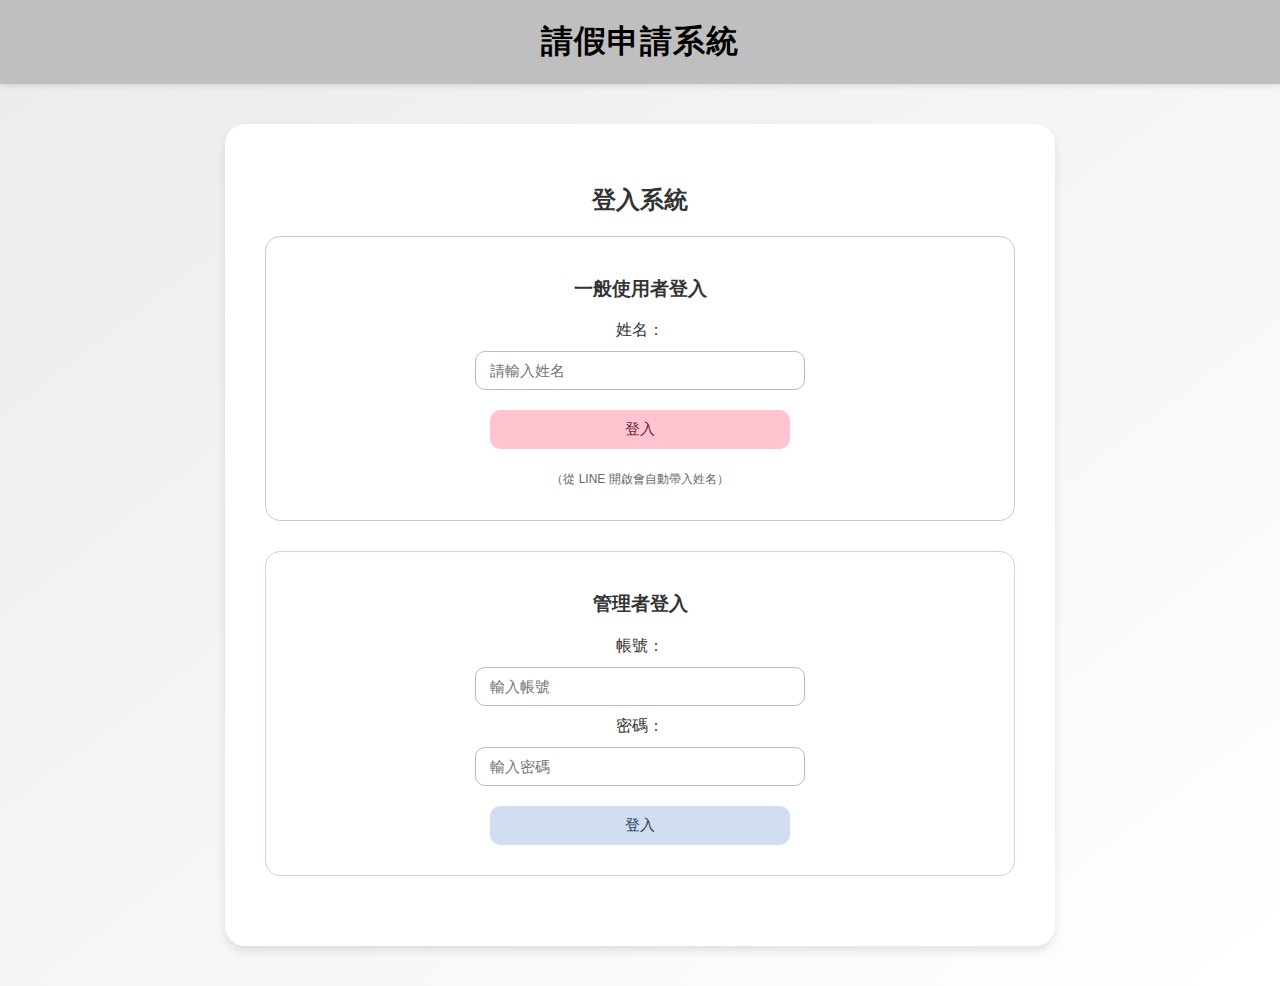
<file: index.html>
<!DOCTYPE html>
<html lang="zh-Hant">
<head>
  <meta charset="UTF-8" />
  <meta name="viewport" content="width=device-width, initial-scale=1.0"/>
  <title>請假申請系統</title>

  <style>
    body {
      background: linear-gradient(to bottom right, #ebebeb, #ffffff);
      font-family: "Noto Sans TC", sans-serif;
      color: #333;
      margin: 0;
      padding: 0;
      text-align: center;
    }
    header {
      background-color: #bfbfbf;
      padding: 20px;
      box-shadow: 0 2px 6px rgba(0,0,0,0.1);
    }
    h1 {
      color: #000;
      margin: 0;
      letter-spacing: 1px;
    }
    main {
      margin: 40px auto;
      max-width: 750px;
      background: #ffffff;
      padding: 40px;
      border-radius: 20px;
      box-shadow: 0 5px 10px rgba(0,0,0,0.1);
    }
    input, select, textarea, button {
      margin: 10px;
      padding: 10px 14px;
      border-radius: 10px;
      border: 1px solid #bbb;
      font-size: 15px;
      width: 70%;
      max-width: 300px;
    }
    textarea { height: 80px; resize: none; }
    button {
      border: none;
      cursor: pointer;
      transition: all 0.2s ease;
    }
    .btn-main { background-color: #ffc4d0; color: #5c1e33; }
    .btn-main:hover { background-color: #ffadc0; }
    .btn-admin { background-color: #d0def0; color: #233a5c; }
    .btn-admin:hover { background-color: #bfcde3; }

    section { margin-bottom: 30px; }
    table {
      width: 100%;
      border-collapse: collapse;
      margin-top: 20px;
      background-color: #f9f9f9;
      border-radius: 10px;
      overflow: hidden;
    }
    th, td { border-bottom: 1px solid #ddd; padding: 10px; }
    th { background-color: #e0e0e0; }

    /* 假別顏色 */
    .type-事假 { background-color: #fff7c4; }
    .type-病假 { background-color: #ffcfcf; }
    .type-公假 { background-color: #c9f5d6; }
    .type-喪假 { background-color: #e6e6e6; }
    .type-婚假 { background-color: #f7dcff; }
    .type-年假 { background-color: #fce2a5; }
    .type-補休 { background-color: #d6f2ff; }
    .type-特休 { background-color: #ffe5e1; }

    /* 狀態顏色 */
    .status-pending { color: gray; font-weight: bold; }
    .status-approved { color: green; font-weight: bold; }
    .status-rejected { color: red; font-weight: bold; }
  </style>
</head>

<body>
<header>
  <h1>請假申請系統</h1>
</header>

<main>

<!-- 使用者與管理者登入 -->
<section id="loginSection">
  <h2>登入系統</h2>

  <!-- 使用者登入 -->
  <div style="border:1px solid #ccc; border-radius:15px; padding:20px; margin-bottom:30px;">
    <h3>一般使用者登入</h3>
    <form id="userLoginForm">
      <label>姓名：</label><br>
      <input type="text" id="userName" placeholder="請輸入姓名" required><br>
      <button type="submit" class="btn-main">登入</button>
    </form>
    <p style="font-size:12px;color:#666;">（從 LINE 開啟會自動帶入姓名）</p>
  </div>

  <!-- 管理者登入 -->
  <div style="border:1px solid #ccd6e0; border-radius:15px; padding:20px;">
    <h3>管理者登入</h3>
    <form id="adminLoginForm">
      <label>帳號：</label><br>
      <input type="text" id="adminAccount" placeholder="輸入帳號" required><br>
      <label>密碼：</label><br>
      <input type="password" id="adminPassword" placeholder="輸入密碼" required><br>
      <button type="submit" class="btn-admin">登入</button>
    </form>
  </div>

</section>

<!-- 使用者請假頁面 -->
<section id="leaveSection" style="display:none">
  <h2>請假申請</h2>

  <form id="leaveForm">
    <label>姓名：</label><br>
    <input type="text" id="name" readonly><br>

    <label>開始日期：</label><br>
    <input type="date" id="startDate" required><br>

    <label>結束日期：</label><br>
    <input type="date" id="endDate" required><br>

    <label>假別：</label><br>
    <select id="reason" required>
      <option value="事假">事假</option>
      <option value="病假">病假</option>
      <option value="公假">公假</option>
      <option value="喪假">喪假</option>
      <option value="婚假">婚假</option>
      <option value="年假">年假</option>
      <option value="補休">補休</option>
      <option value="特休">特休</option>
    </select><br>

    <label>原因（必填）：</label><br>
    <textarea id="details" required placeholder="請說明請假原因"></textarea><br>

    <!-- ⭐ 新增請假天數欄位 -->
    <label>請假天數：</label><br>
    <input type="text" id="daysCount" readonly style="background:#f5f5f5;"><br>

    <button type="submit" class="btn-main">送出申請</button>
  </form>

  <h3>請假紀錄</h3>
  <table id="recordTable">
    <thead>
      <tr>
        <th>姓名</th>
        <th>開始</th>
        <th>結束</th>
        <th>假別</th>
        <th>原因</th>
        <th>天數</th>
        <th>送出時間</th>
        <th>狀態</th>
      </tr>
    </thead>
    <tbody></tbody>
  </table>

  <button id="logoutBtn" class="btn-admin">登出</button>
</section>

<!-- 管理者頁面 -->
<section id="adminSection" style="display:none">
  <h2>管理者介面</h2>

  <label>篩選日期：</label>
  <input type="date" id="filterDate">
  <button id="filterBtn" class="btn-main">篩選</button>

  <table id="adminTable">
    <thead>
      <tr>
        <th>姓名</th>
        <th>開始</th>
        <th>結束</th>
        <th>假別</th>
        <th>原因</th>
        <th>天數</th>
        <th>送出時間</th>
        <th>狀態</th>
        <th>操作</th>
      </tr>
    </thead>
    <tbody></tbody>
  </table>

  <button id="adminLogoutBtn" class="btn-admin">登出</button>
</section>

</main>

<!-- 前端 JS -->
<script>
  const API_LEAVE = "https://4na3z7voxk.execute-api.ap-southeast-2.amazonaws.com/prod/leave";
  const API_REVIEW = "https://4na3z7voxk.execute-api.ap-southeast-2.amazonaws.com/prod/review";

  let currentUser = null;

  const formatTime = (t) => t ? t.replace("T"," ").split("+")[0] : "";

  /* ⭐ 自動計算天數功能 */
  function calcDays() {
    const s = document.getElementById("startDate").value;
    const e = document.getElementById("endDate").value;
    const out = document.getElementById("daysCount");

    if (!s || !e) return;

    const d1 = new Date(s);
    const d2 = new Date(e);

    if (d2 < d1) {
      out.value = "結束日期不可早於開始";
      return;
    }

    const diff = (d2 - d1) / (1000*60*60*24) + 1;
    out.value = diff + " 天";
  }

  document.getElementById("startDate").addEventListener("change", calcDays);
  document.getElementById("endDate").addEventListener("change", calcDays);

  /* 使用者登入 */
  document.getElementById("userLoginForm").addEventListener("submit", (e)=>{
    e.preventDefault();
    const name = document.getElementById("userName").value.trim();
    if(!name) return;
    currentUser = name;
    loginSection.style.display="none";
    leaveSection.style.display="block";
    document.getElementById("name").value=name;
    fetchUserRecords(name);
  });

  /* 管理者登入 */
  document.getElementById("adminLoginForm").addEventListener("submit",(e)=>{
    e.preventDefault();
    if(
      document.getElementById("adminAccount").value==="cyut" &&
      document.getElementById("adminPassword").value==="001"
    ){
      currentUser="admin";
      loginSection.style.display="none";
      adminSection.style.display="block";
      fetchAdminRecords();
    } else alert("帳號或密碼錯誤");
  });

  /* 使用者送出請假 */
  document.getElementById("leaveForm").addEventListener("submit", async (e)=>{
    e.preventDefault();
    const data = {
      name: document.getElementById("name").value,
      start_date: document.getElementById("startDate").value,
      end_date: document.getElementById("endDate").value,
      reason: document.getElementById("reason").value,
      details: document.getElementById("details").value,
      days: document.getElementById("daysCount").value
    };

    const res = await fetch(API_LEAVE,{
      method:"POST",
      headers:{ "Content-Type":"application/json" },
      body:JSON.stringify(data)
    });

    const result = await res.json();
    alert(result.message || "已送出");
    fetchUserRecords(data.name);
  });

  /* 使用者紀錄 */
  async function fetchUserRecords(name){
    const res = await fetch(API_LEAVE);
    const data = await res.json();

    const tbody = document.querySelector("#recordTable tbody");
    tbody.innerHTML="";

    (data.leaves || [])
      .filter(x=>x.name===name)
      .forEach(r=>{
        const tr=document.createElement("tr");
        tr.innerHTML=`
          <td>${r.name}</td>
          <td>${r.start_date}</td>
          <td>${r.end_date}</td>
          <td class="type-${r.reason}">${r.reason}</td>
          <td>${r.details}</td>
          <td>${r.days || ""}</td>
          <td>${formatTime(r.submit_time)}</td>
          <td class="status-${r.status}">${r.status || "pending"}</td>
        `;
        tbody.appendChild(tr);
      });
  }

  /* 管理者紀錄 */
  async function fetchAdminRecords(){
    const res = await fetch(API_LEAVE);
    const data = await res.json();

    const tbody=document.querySelector("#adminTable tbody");
    tbody.innerHTML="";

    (data.leaves||[]).forEach(r=>{
      const tr=document.createElement("tr");
      tr.innerHTML=`
        <td>${r.name}</td>
        <td>${r.start_date}</td>
        <td>${r.end_date}</td>
        <td class="type-${r.reason}">${r.reason}</td>
        <td>${r.details}</td>
        <td>${r.days || ""}</td>
        <td>${formatTime(r.submit_time)}</td>
        <td class="status-${r.status}">${r.status || "pending"}</td>
        <td>
          <button class="approve-btn" data-id="${r.id}">核准</button>
          <button class="reject-btn" data-id="${r.id}">駁回</button>
        </td>
      `;
      tbody.appendChild(tr);
    });
  }

  /* 審核按鈕 */
  document.addEventListener("click",async(e)=>{
    if(e.target.classList.contains("approve-btn"))
      updateStatus(e.target.dataset.id,"approved");

    if(e.target.classList.contains("reject-btn"))
      updateStatus(e.target.dataset.id,"rejected");  
  });

  async function updateStatus(id,status){
    const res = await fetch(API_REVIEW,{
      method:"POST",
      headers:{ "Content-Type":"application/json" },
      body:JSON.stringify({ id,status })
    });
    const msg=await res.json();
    alert(msg.message || "已更新");
    fetchAdminRecords();
  }

  /* 日期篩選 */
  filterBtn.addEventListener("click",async()=>{
    const date=document.getElementById("filterDate").value;
    if(!date) return alert("請先選擇日期！");
    const res=await fetch(API_LEAVE);
    const data=await res.json();
    const tbody=document.querySelector("#adminTable tbody");
    tbody.innerHTML="";
    (data.leaves||[])
      .filter(r=>r.start_date<=date && r.end_date>=date)
      .forEach(r=>{
        const tr=document.createElement("tr");
        tr.innerHTML=`
          <td>${r.name}</td>
          <td>${r.start_date}</td>
          <td>${r.end_date}</td>
          <td class="type-${r.reason}">${r.reason}</td>
          <td>${r.details}</td>
          <td>${r.days || ""}</td>
          <td>${formatTime(r.submit_time)}</td>
          <td class="status-${r.status}">${r.status || "pending"}</td>
          <td>
            <button class="approve-btn" data-id="${r.id}">核准</button>
            <button class="reject-btn" data-id="${r.id}">駁回</button>
          </td>
        `;
        tbody.appendChild(tr);
      });
  });
</script>

<!-- LIFF -->
<script src="https://static.line-scdn.net/liff/edge/2/sdk.js"></script>
<script>
  (async function initLiffSafe(){
    const LIFF_ID="2008420032-nzxO4ew0";
    try{
      await liff.init({ liffId:LIFF_ID });

      if(!liff.isLoggedIn()){
        liff.login({ redirectUri:window.location.href });
        return;
      }

      const profile=await liff.getProfile();
      const name=profile.displayName;

      document.getElementById("userName").value=name;
      document.getElementById("name").value=name;

      loginSection.style.display="none";
      leaveSection.style.display="block";

      fetchUserRecords(name);

    }catch(err){
      console.warn("非 LINE 開啟或初始化失敗",err);
    }
  })();
</script>

</body>
</html>
</file>
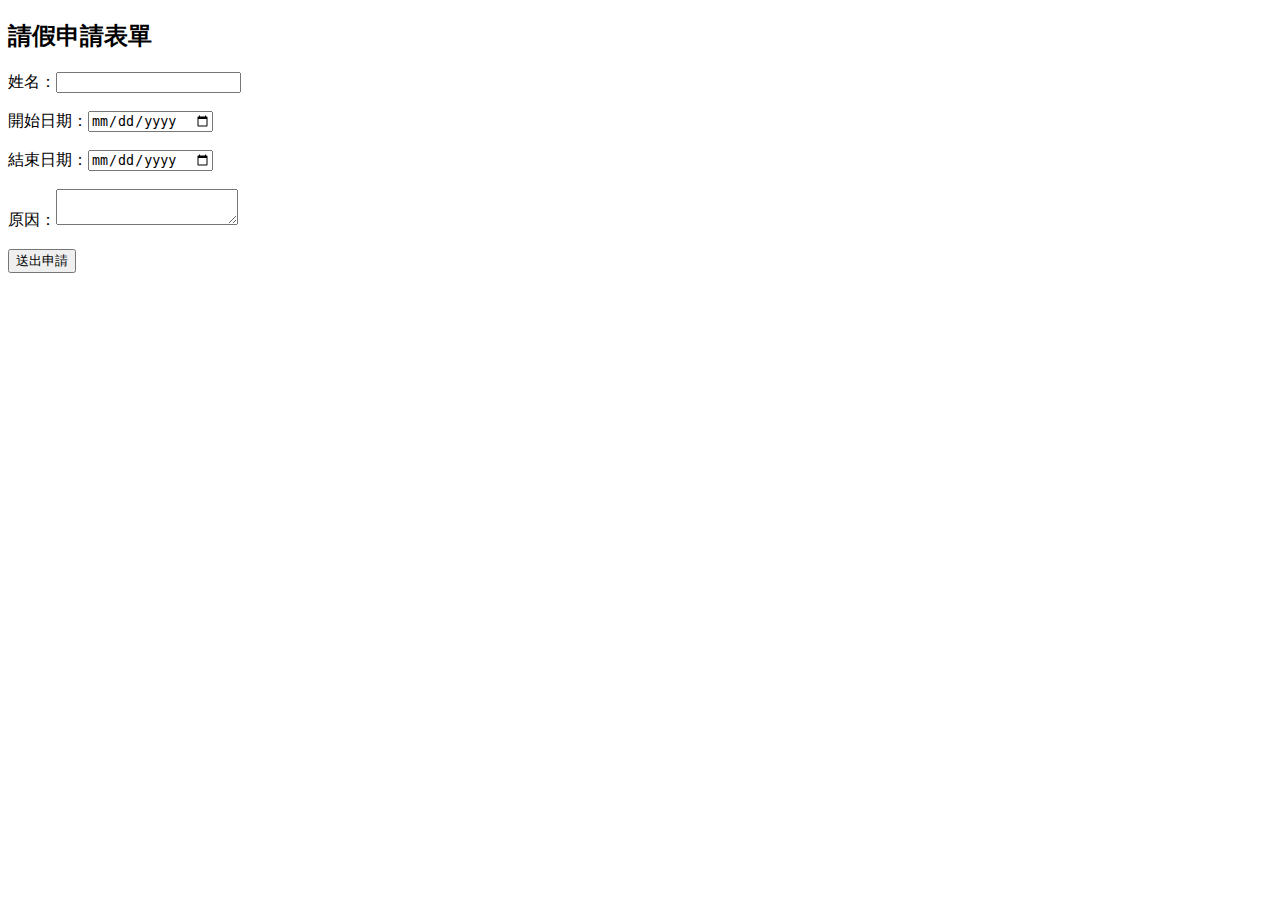
<file: leave.html>
<!DOCTYPE html>
<html>
<head>
  <meta charset="utf-8">
  <title>請假申請</title>
</head>
<body>
  <h2>請假申請表單</h2>
  <form id="leaveForm">
    姓名：<input type="text" id="name" required><br><br>
    開始日期：<input type="date" id="start_date" required><br><br>
    結束日期：<input type="date" id="end_date" required><br><br>
    原因：<textarea id="reason" required></textarea><br><br>
    <button type="submit">送出申請</button>
  </form>

  <script>
    document.getElementById("leaveForm").addEventListener("submit", async function(e) {
      e.preventDefault();

      const data = {
        name: document.getElementById("name").value,
        start_date: document.getElementById("start_date").value,
        end_date: document.getElementById("end_date").value,
        reason: document.getElementById("reason").value
      };

      const response = await fetch("https://sdvx4qr7yf.execute-api.ap-northeast-1.amazonaws.com/prod", {  // ← 把這裡改成你的完整 API URL
        method: "POST",
        headers: { "Content-Type": "application/json" },
        body: JSON.stringify(data)
      });

      const result = await response.json();
      alert(result.message);
    });
  </script>
</body>
</html>
</file>
